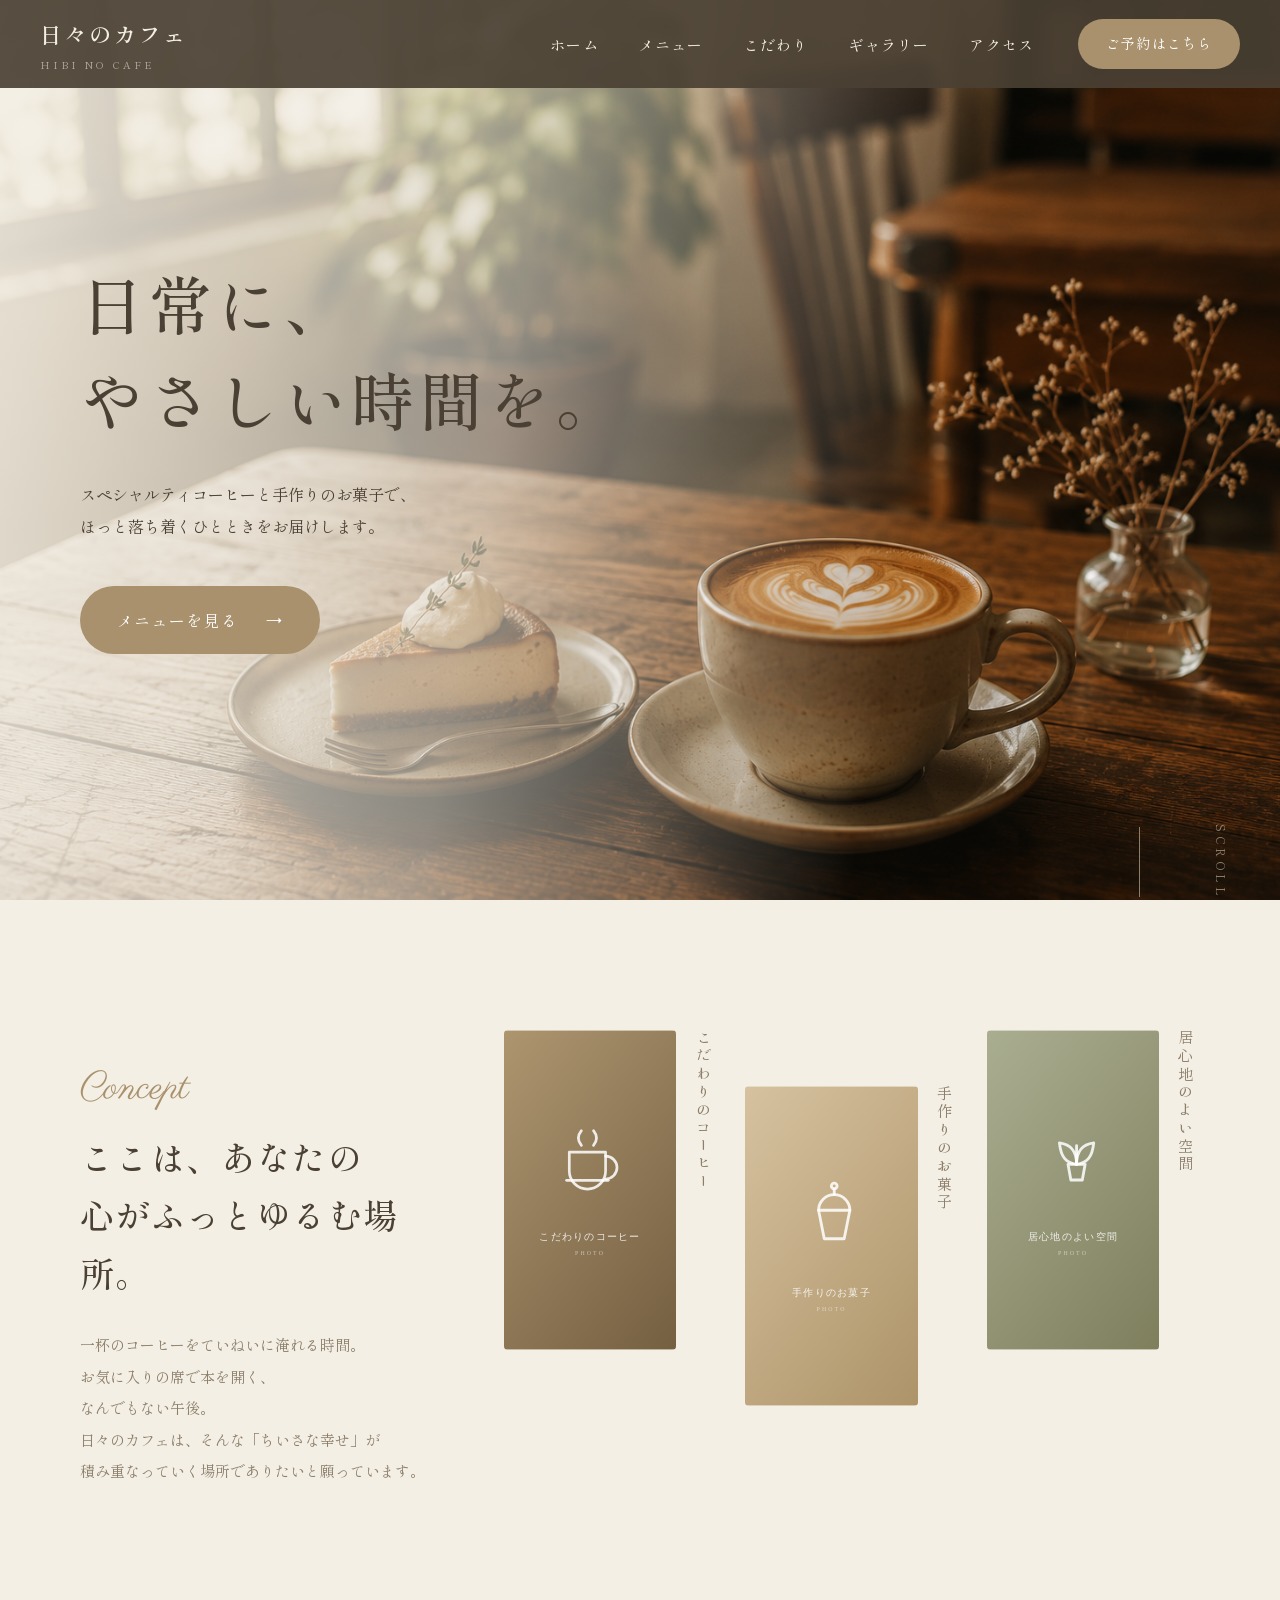
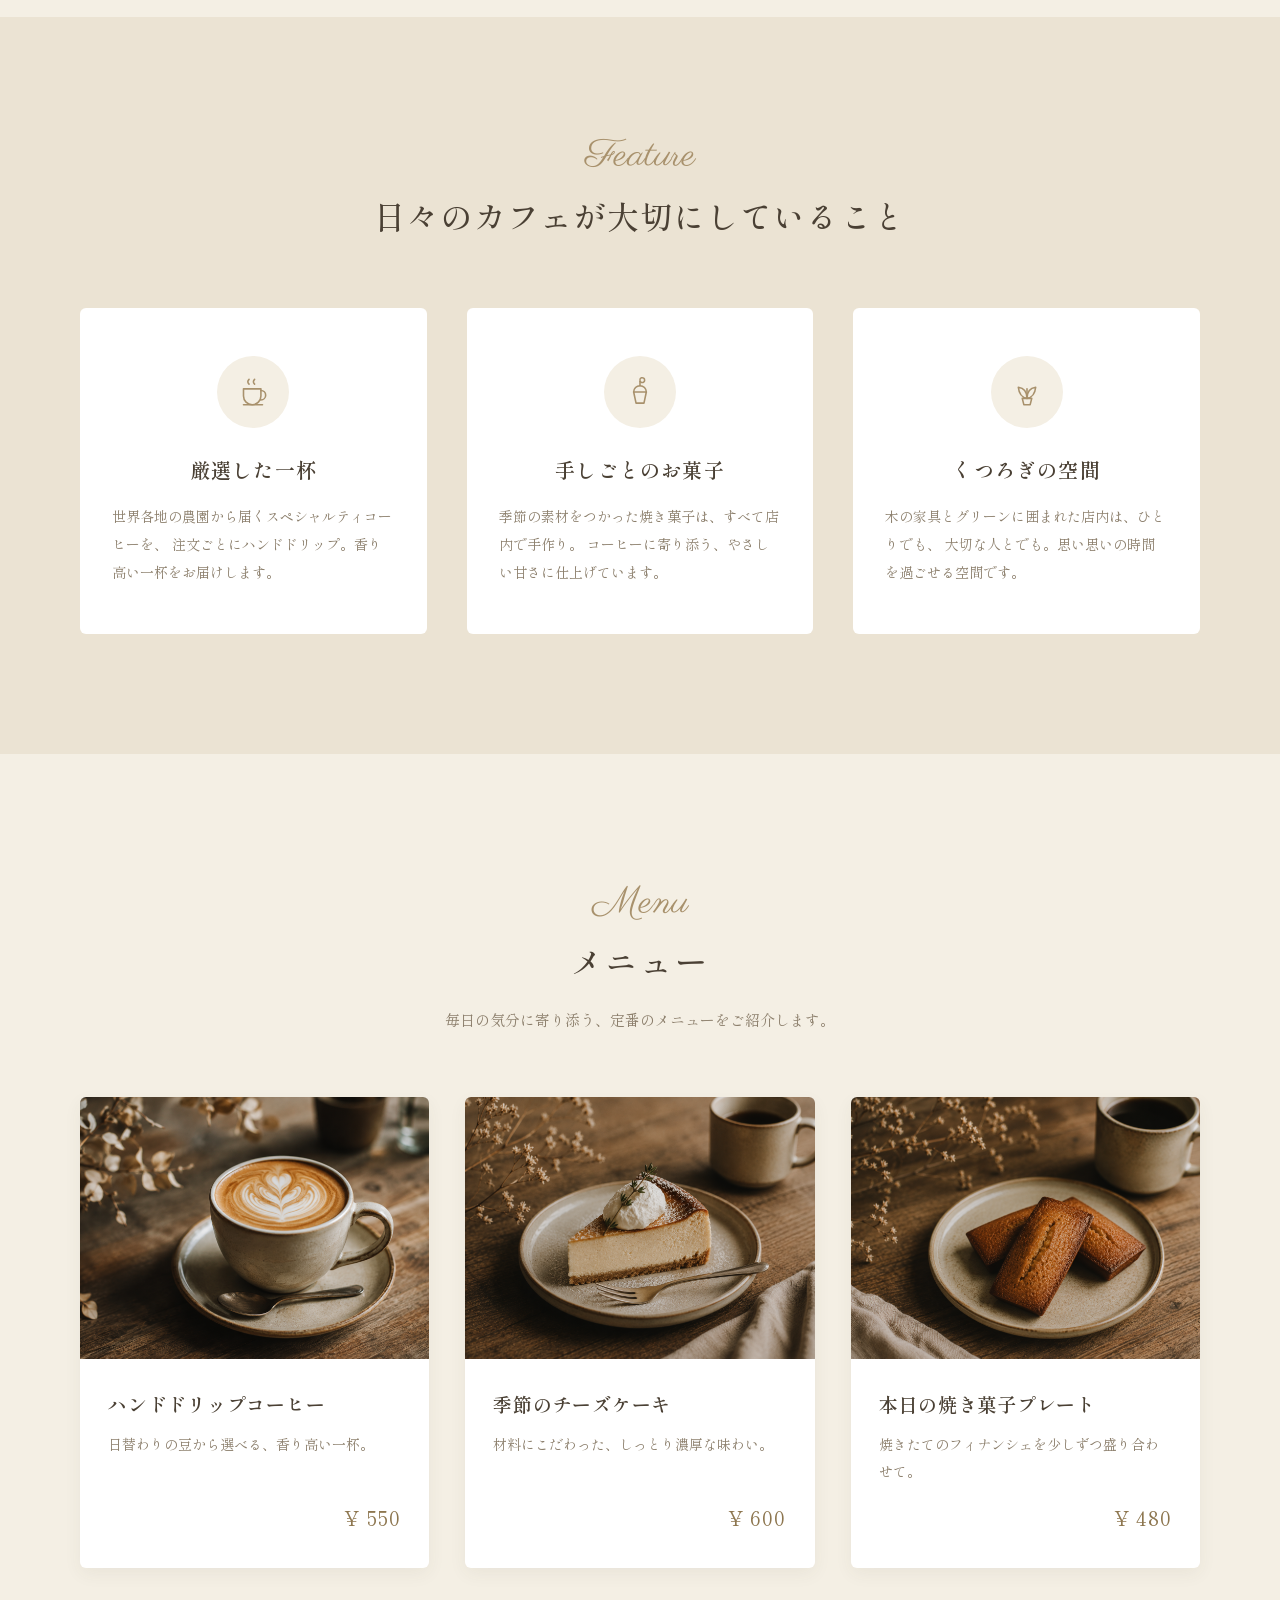
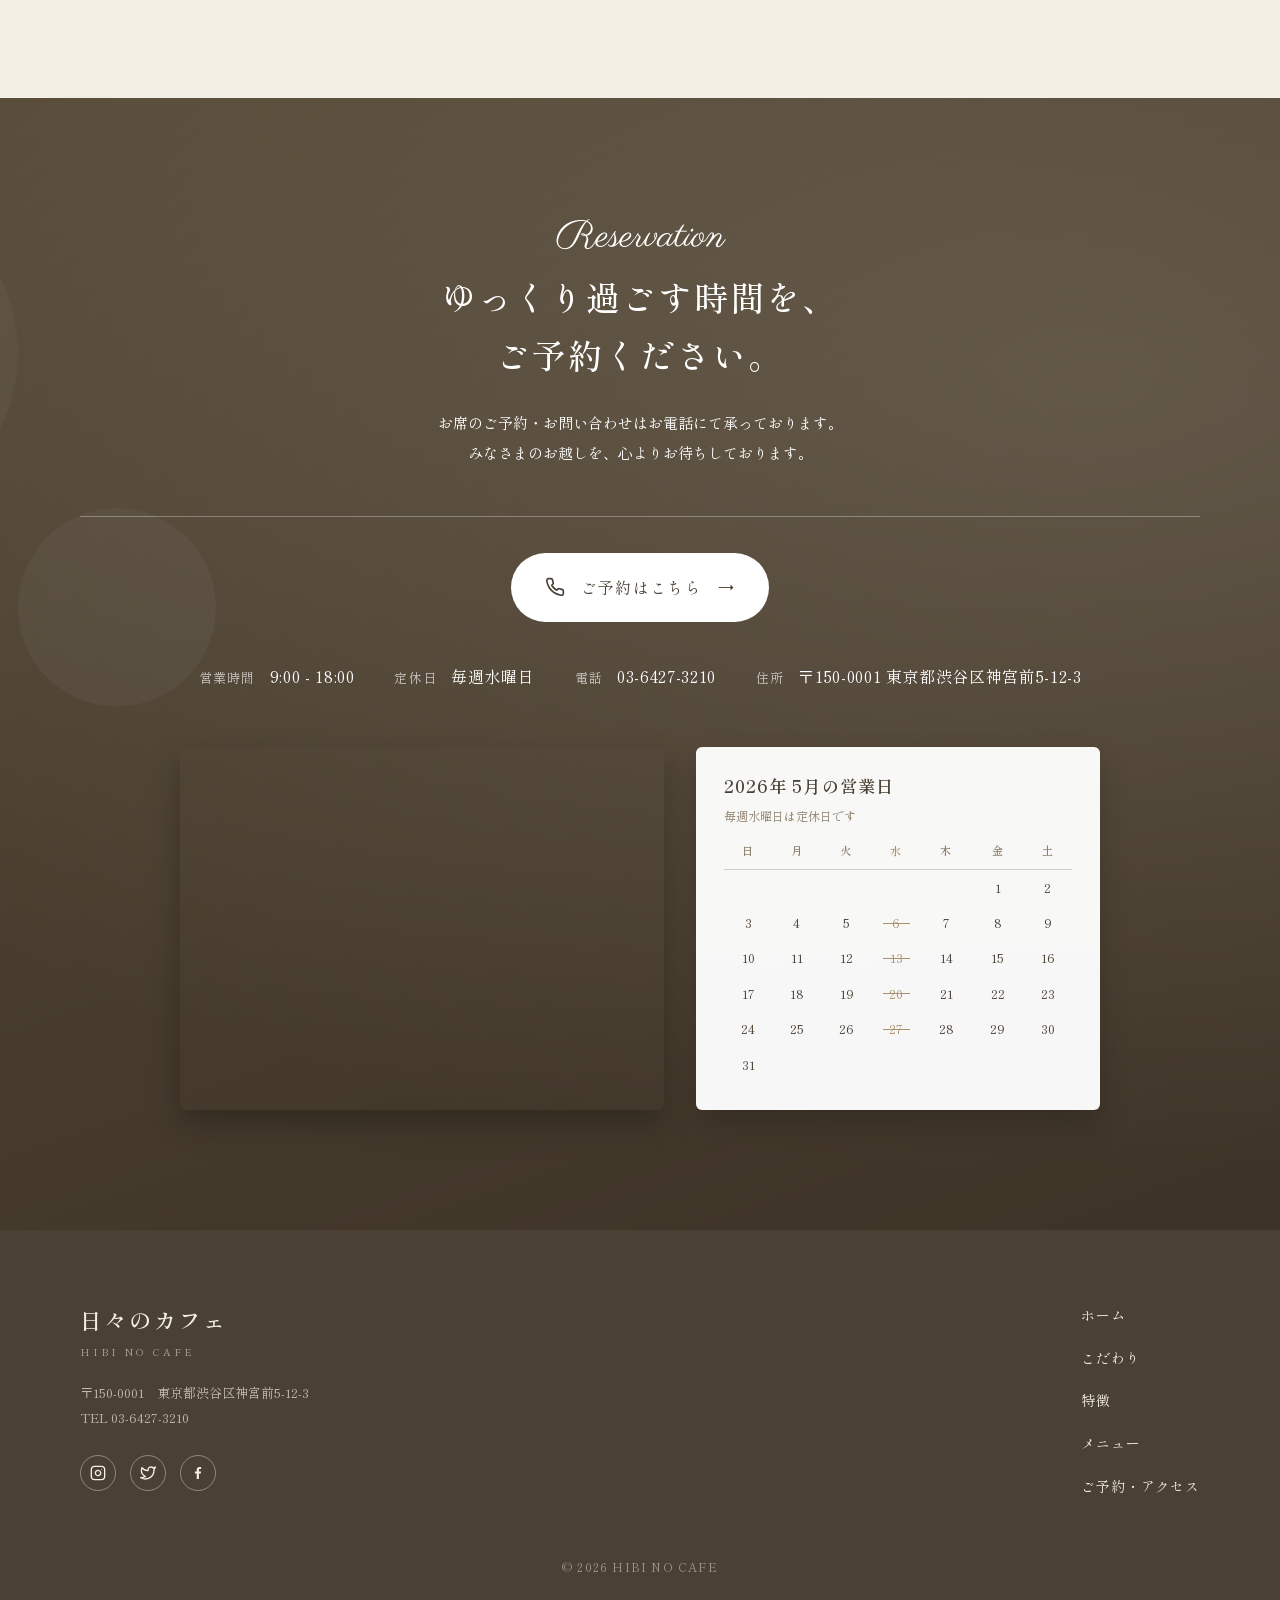
<file: index.html>
<!DOCTYPE html>
<html lang="ja">
<head>
  <meta charset="UTF-8">
  <meta name="viewport" content="width=device-width, initial-scale=1.0">
  <title>日々のカフェ｜HIBI NO CAFE</title>
  <meta name="description" content="スペシャルティコーヒーと手作りのお菓子で、ほっと落ち着くひとときをお届けするカフェ「日々のカフェ」。">

  <!-- ファビコン -->
  <link rel="icon" href="./favicon/favicon.svg" type="image/svg+xml">

  <!-- Webフォント（Google Fonts） -->
  <link rel="preconnect" href="https://fonts.googleapis.com">
  <link rel="preconnect" href="https://fonts.gstatic.com" crossorigin>
  <link href="https://fonts.googleapis.com/css2?family=Shippori+Mincho:wght@400;500;600&family=Parisienne&display=swap" rel="stylesheet">

  <!-- CSS（reset.css を先に読み込む） -->
  <link rel="stylesheet" href="./assets/css/reset.css">
  <link rel="stylesheet" href="./assets/css/style.css">
</head>
<body>

  <!-- ヘッダー（parts/header.html を JS で読み込み） -->
  <div data-include="./parts/header.html"></div>

  <!-- ドロワーメニュー（parts/drawer.html を JS で読み込み） -->
  <div data-include="./parts/drawer.html"></div>

  <main>

    <!-- ============================================
         FV（ファーストビュー）
    ============================================= -->
    <section class="fv" id="fv">
      <div class="fv__bg">
        <img src="./assets/img/main-image.png" alt="やわらかな光が差し込む日々のカフェの店内">
      </div>

      <div class="fv__inner">
        <h1 class="fv__title">日常に、<br>やさしい時間を。</h1>
        <p class="fv__lead">
          スペシャルティコーヒーと手作りのお菓子で、<br>
          ほっと落ち着くひとときをお届けします。
        </p>
        <a href="#service" class="fv__button button">
          <span class="button__label">メニューを見る</span>
          <span class="button__arrow" aria-hidden="true">→</span>
        </a>
      </div>

      <span class="fv__scroll" aria-hidden="true">SCROLL</span>
    </section>


    <!-- ============================================
         コンセプト
    ============================================= -->
    <section class="concept" id="concept">
      <div class="concept__inner">
        <div class="concept__head">
          <p class="concept__label">Concept</p>
          <h2 class="concept__title">ここは、あなたの<br>心がふっとゆるむ場所。</h2>
          <p class="concept__text">
            一杯のコーヒーをていねいに淹れる時間。<br>
            お気に入りの席で本を開く、<br>なんでもない午後。<br>
            日々のカフェは、そんな「ちいさな幸せ」が<br>
            積み重なっていく場所でありたいと願っています。
          </p>
        </div>

        <div class="concept__gallery">
          <figure class="concept__item">
            <img class="concept__img" src="./assets/img/concept-01.svg" alt="ハンドドリップで淹れるコーヒー">
            <figcaption class="concept__caption">こだわりのコーヒー</figcaption>
          </figure>
          <figure class="concept__item concept__item--offset">
            <img class="concept__img" src="./assets/img/concept-02.svg" alt="店内で焼き上げる手作りのお菓子">
            <figcaption class="concept__caption">手作りのお菓子</figcaption>
          </figure>
          <figure class="concept__item">
            <img class="concept__img" src="./assets/img/concept-03.svg" alt="木の温もりを感じる落ち着いた店内">
            <figcaption class="concept__caption">居心地のよい空間</figcaption>
          </figure>
        </div>
      </div>
    </section>


    <!-- ============================================
         特徴
    ============================================= -->
    <section class="feature" id="feature">
      <div class="feature__inner">
        <header class="feature__head">
          <p class="feature__label">Feature</p>
          <h2 class="feature__title">日々のカフェが大切にしていること</h2>
        </header>

        <ul class="feature__list">
          <li class="feature__item">
            <span class="feature__icon" aria-hidden="true">
              <svg viewBox="0 0 48 48" fill="none" stroke="currentColor" stroke-width="2" stroke-linecap="round" stroke-linejoin="round">
                <path d="M12 20h22v9a11 11 0 0 1-22 0z"/>
                <path d="M34 22a6 6 0 0 1 0 12"/>
                <path d="M12 40h24"/>
                <path d="M19 14c-2-2-2-4 0-6"/>
                <path d="M26 14c-2-2-2-4 0-6"/>
              </svg>
            </span>
            <h3 class="feature__item-title">厳選した一杯</h3>
            <p class="feature__item-text">
              世界各地の農園から届くスペシャルティコーヒーを、
              注文ごとにハンドドリップ。香り高い一杯をお届けします。
            </p>
          </li>

          <li class="feature__item">
            <span class="feature__icon" aria-hidden="true">
              <svg viewBox="0 0 48 48" fill="none" stroke="currentColor" stroke-width="2" stroke-linecap="round" stroke-linejoin="round">
                <path d="M16 24h16l-3 14H19z"/>
                <path d="M16 24a8 8 0 0 1 16 0"/>
                <path d="M24 16v-6"/>
                <path d="M24 10a3 3 0 1 0 0-2"/>
              </svg>
            </span>
            <h3 class="feature__item-title">手しごとのお菓子</h3>
            <p class="feature__item-text">
              季節の素材をつかった焼き菓子は、すべて店内で手作り。
              コーヒーに寄り添う、やさしい甘さに仕上げています。
            </p>
          </li>

          <li class="feature__item">
            <span class="feature__icon" aria-hidden="true">
              <svg viewBox="0 0 48 48" fill="none" stroke="currentColor" stroke-width="2" stroke-linecap="round" stroke-linejoin="round">
                <path d="M18 32h12l-2 8H20z"/>
                <path d="M24 32c0-9-4-13-11-14 1 9 4 13 11 14z"/>
                <path d="M24 32c0-9 4-13 11-14-1 9-4 13-11 14z"/>
                <path d="M24 32V20"/>
              </svg>
            </span>
            <h3 class="feature__item-title">くつろぎの空間</h3>
            <p class="feature__item-text">
              木の家具とグリーンに囲まれた店内は、ひとりでも、
              大切な人とでも。思い思いの時間を過ごせる空間です。
            </p>
          </li>
        </ul>
      </div>
    </section>


    <!-- ============================================
         商品 / サービス（メニュー）
    ============================================= -->
    <section class="service" id="service">
      <div class="service__inner">
        <header class="service__head">
          <p class="service__label">Menu</p>
          <h2 class="service__title">メニュー</h2>
          <p class="service__text">毎日の気分に寄り添う、定番のメニューをご紹介します。</p>
        </header>

        <div class="service__list">
          <article class="service__card">
            <div class="service__thumb">
              <img src="./assets/img/coffee1.png" alt="ハンドドリップコーヒー">
            </div>
            <div class="service__body">
              <h3 class="service__name">ハンドドリップコーヒー</h3>
              <p class="service__desc">日替わりの豆から選べる、香り高い一杯。</p>
              <p class="service__price">¥ 550</p>
            </div>
          </article>

          <article class="service__card">
            <div class="service__thumb">
              <img src="./assets/img/sweets1.png" alt="季節のチーズケーキ">
            </div>
            <div class="service__body">
              <h3 class="service__name">季節のチーズケーキ</h3>
              <p class="service__desc">材料にこだわった、しっとり濃厚な味わい。</p>
              <p class="service__price">¥ 600</p>
            </div>
          </article>

          <article class="service__card">
            <div class="service__thumb">
              <img src="./assets/img/sweets2.png" alt="本日の焼き菓子プレート">
            </div>
            <div class="service__body">
              <h3 class="service__name">本日の焼き菓子プレート</h3>
              <p class="service__desc">焼きたてのフィナンシェを少しずつ盛り合わせて。</p>
              <p class="service__price">¥ 480</p>
            </div>
          </article>
        </div>
      </div>
    </section>


    <!-- ============================================
         CTA（予約・アクセス）
    ============================================= -->
    <section class="cta" id="cta">
      <div class="cta__bg">
        <img src="./assets/img/cta.svg" alt="">
      </div>
      <div class="cta__inner">
        <p class="cta__label">Reservation</p>
        <h2 class="cta__title">ゆっくり過ごす時間を、<br>ご予約ください。</h2>
        <p class="cta__text">
          お席のご予約・お問い合わせはお電話にて承っております。<br>
          みなさまのお越しを、心よりお待ちしております。
        </p>
        <!-- 予約ボタンと営業情報をラップ：横並び時の余白と上線を統一する -->
        <div class="cta__bottom">
          <a href="tel:03-6427-3210" class="cta__button button button--light">
            <!-- 電話アイコン -->
            <span class="button__icon" aria-hidden="true">
              <svg viewBox="0 0 24 24" fill="none" stroke="currentColor" stroke-width="2" stroke-linecap="round" stroke-linejoin="round">
                <path d="M22 16.92v3a2 2 0 0 1-2.18 2 19.79 19.79 0 0 1-8.63-3.07 19.5 19.5 0 0 1-6-6 19.79 19.79 0 0 1-3.07-8.67A2 2 0 0 1 4.11 2h3a2 2 0 0 1 2 1.72 12.84 12.84 0 0 0 .7 2.81 2 2 0 0 1-.45 2.11L8.09 9.91a16 16 0 0 0 6 6l1.27-1.27a2 2 0 0 1 2.11-.45 12.84 12.84 0 0 0 2.81.7A2 2 0 0 1 22 16.92z"/>
              </svg>
            </span>
            <span class="button__label">ご予約はこちら</span>
            <span class="button__arrow" aria-hidden="true">→</span>
          </a>

          <dl class="cta__info">
            <div class="cta__info-row">
              <dt class="cta__info-label">営業時間</dt>
              <dd class="cta__info-data">9:00 - 18:00</dd>
            </div>
            <div class="cta__info-row">
              <dt class="cta__info-label">定休日</dt>
              <dd class="cta__info-data">毎週水曜日</dd>
            </div>
            <div class="cta__info-row">
              <dt class="cta__info-label">電話</dt>
              <dd class="cta__info-data">03-6427-3210</dd>
            </div>
            <div class="cta__info-row">
              <dt class="cta__info-label">住所</dt>
              <dd class="cta__info-data">〒150-0001 東京都渋谷区神宮前5-12-3</dd>
            </div>
          </dl>
        </div>

        <!-- アクセス：Googleマップ + 営業日カレンダー -->
        <div class="cta__access">
          <!-- Googleマップ（埋め込み） -->
          <div class="cta__map">
            <iframe
              src="https://maps.google.com/maps?q=%E6%9D%B1%E4%BA%AC%E9%83%BD%E6%B8%8B%E8%B0%B7%E5%8C%BA%E7%A5%9E%E5%AE%AE%E5%89%8D5-12-3&output=embed"
              loading="lazy"
              referrerpolicy="no-referrer-when-downgrade"
              title="日々のカフェ 店舗地図"></iframe>
          </div>

          <!-- 営業日カレンダー（毎週水曜定休） -->
          <div class="cta__calendar">
            <header class="cta__calendar-head">
              <h3 class="cta__calendar-title">2026年 5月の営業日</h3>
              <p class="cta__calendar-note">毎週水曜日は定休日です</p>
            </header>
            <table class="cta__calendar-table">
              <thead>
                <tr>
                  <th>日</th><th>月</th><th>火</th><th class="is-closed-head">水</th><th>木</th><th>金</th><th>土</th>
                </tr>
              </thead>
              <tbody>
                <tr><td></td><td></td><td></td><td></td><td></td><td>1</td><td>2</td></tr>
                <tr><td>3</td><td>4</td><td>5</td><td class="is-closed">6</td><td>7</td><td>8</td><td>9</td></tr>
                <tr><td>10</td><td>11</td><td>12</td><td class="is-closed">13</td><td>14</td><td>15</td><td>16</td></tr>
                <tr><td>17</td><td>18</td><td>19</td><td class="is-closed">20</td><td>21</td><td>22</td><td>23</td></tr>
                <tr><td>24</td><td>25</td><td>26</td><td class="is-closed">27</td><td>28</td><td>29</td><td>30</td></tr>
                <tr><td>31</td><td></td><td></td><td></td><td></td><td></td><td></td></tr>
              </tbody>
            </table>
          </div>
        </div>
      </div>
    </section>

  </main>

  <!-- フッター（parts/footer.html を JS で読み込み） -->
  <div data-include="./parts/footer.html"></div>

  <script src="./assets/js/main.js"></script>
</body>
</html>
</file>
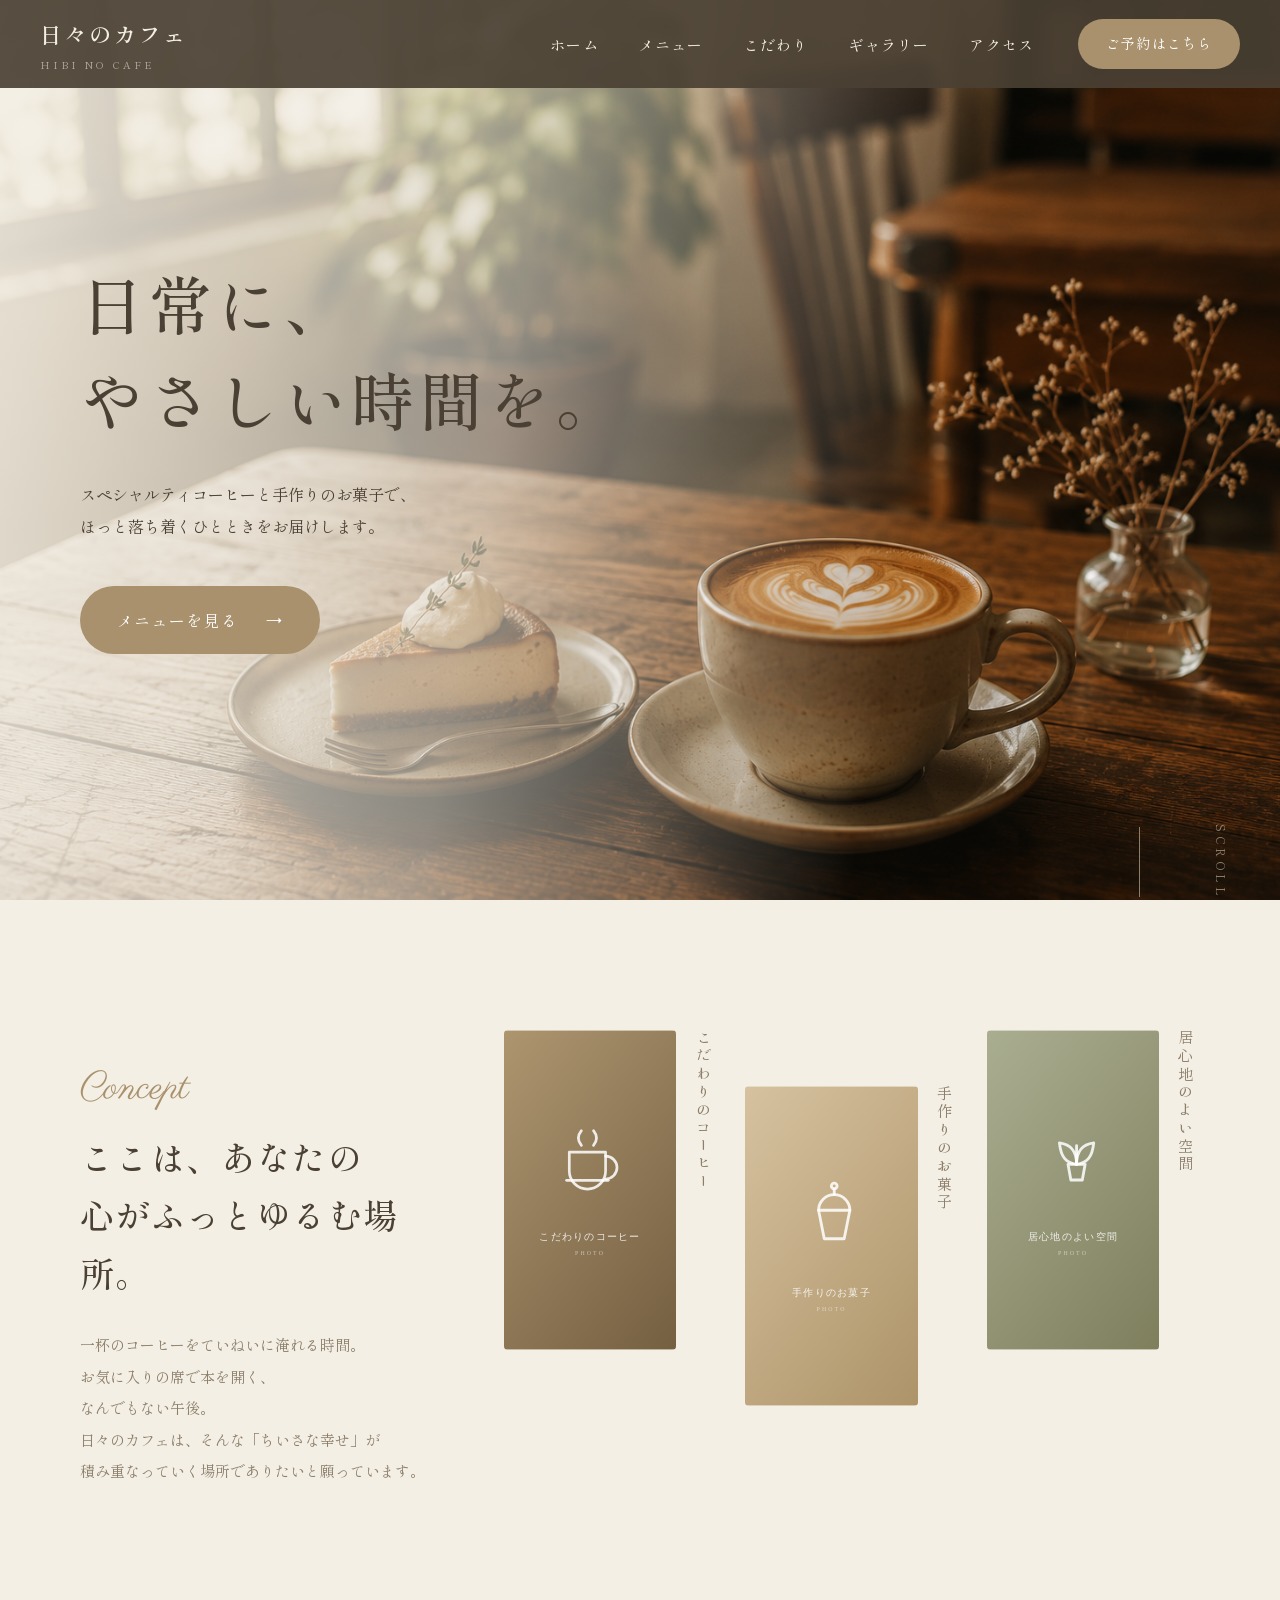
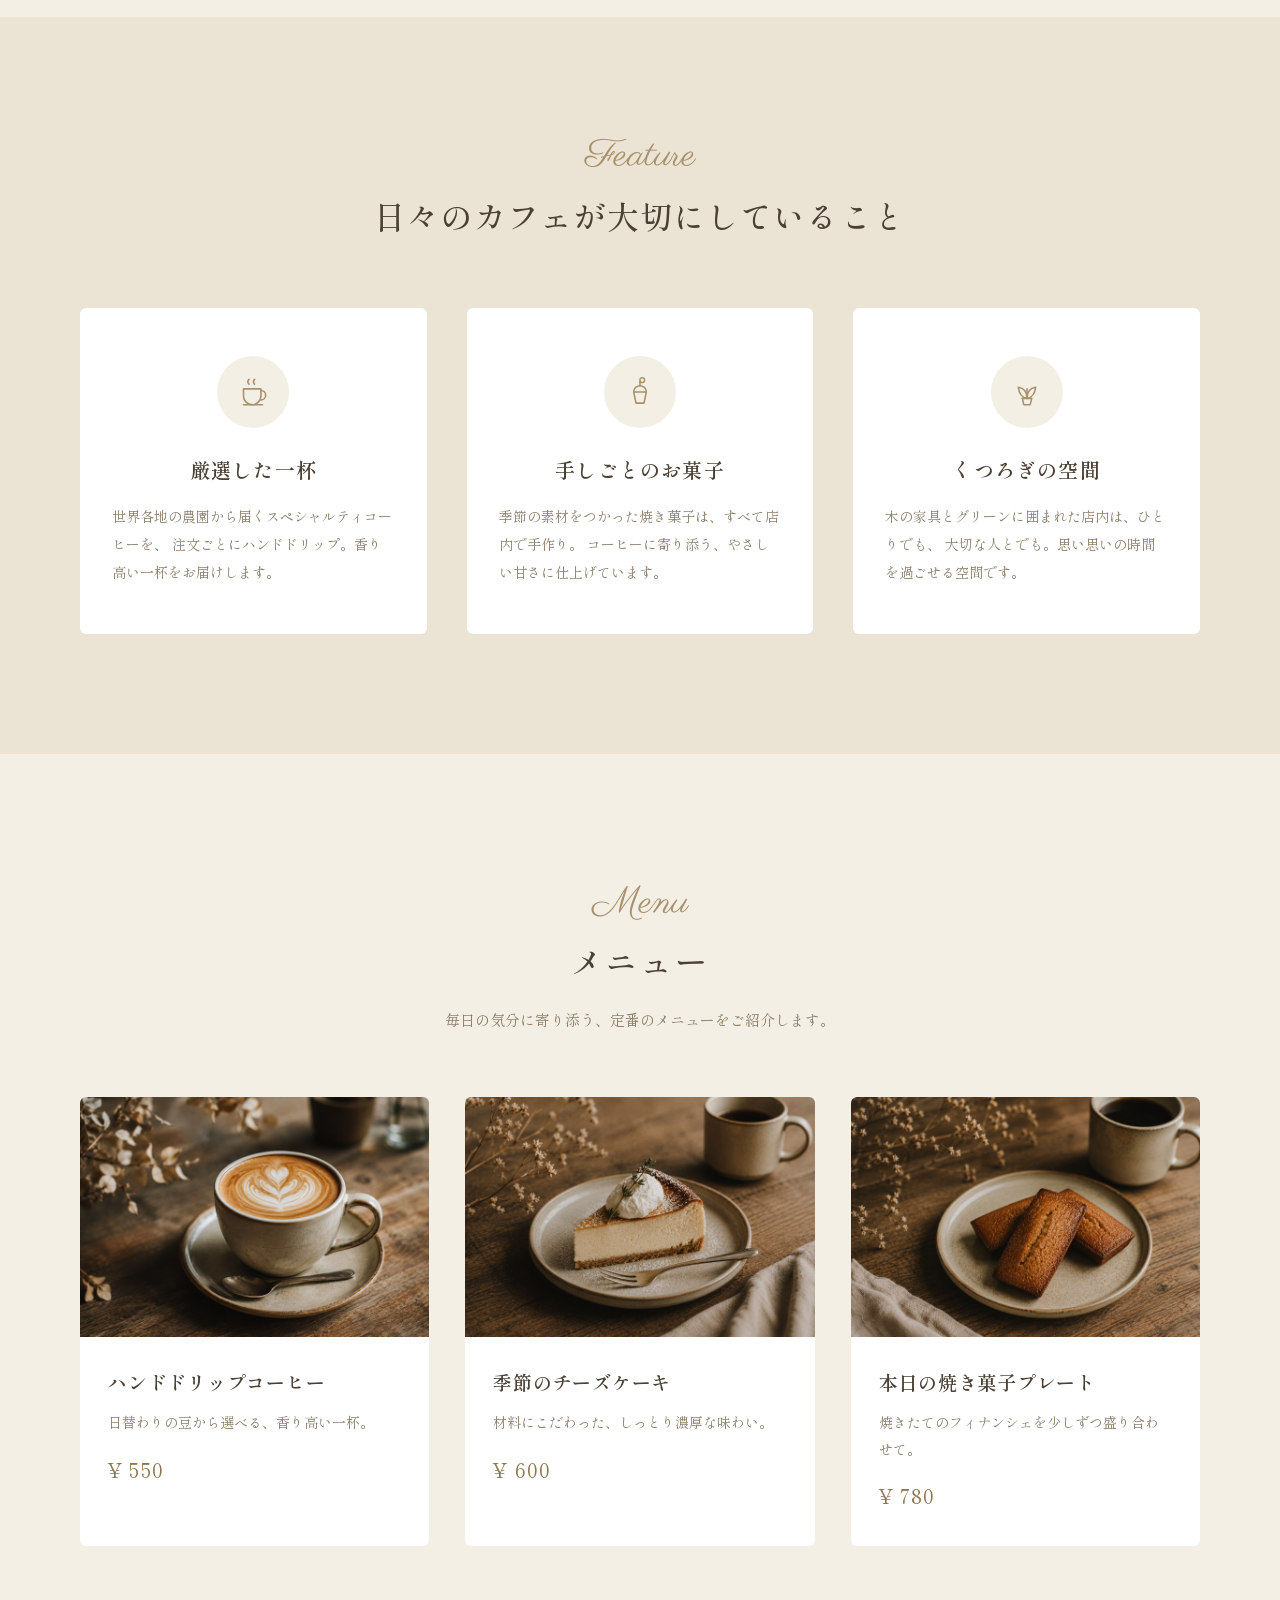
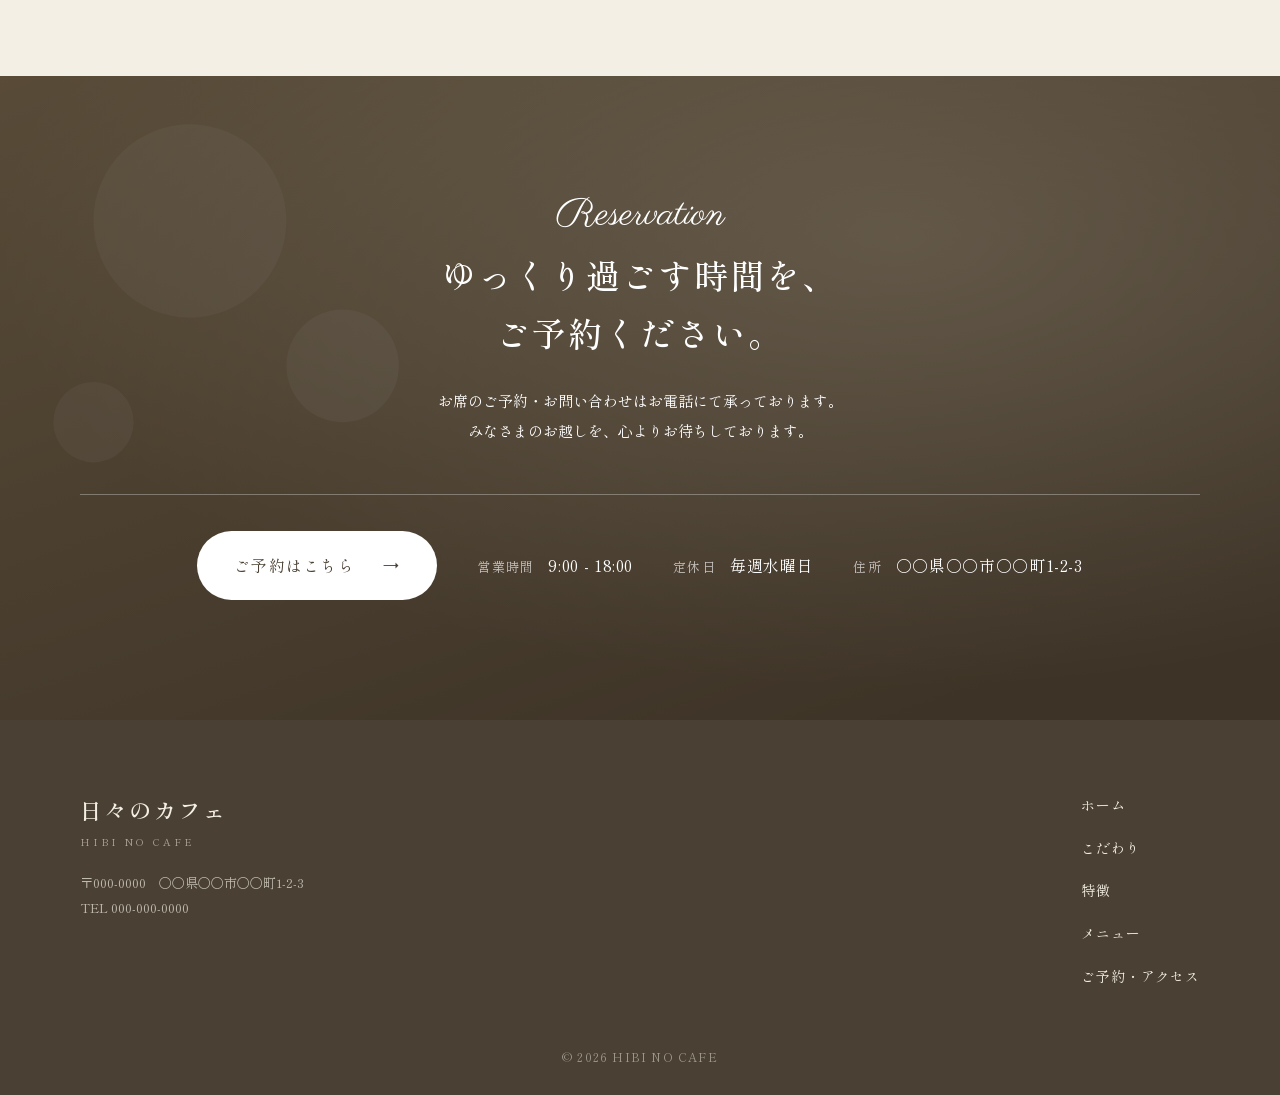
<file: cafe-site/index.html>
<!DOCTYPE html>
<html lang="ja">
<head>
  <meta charset="UTF-8">
  <meta name="viewport" content="width=device-width, initial-scale=1.0">
  <title>日々のカフェ｜HIBI NO CAFE</title>
  <meta name="description" content="スペシャルティコーヒーと手作りのお菓子で、ほっと落ち着くひとときをお届けするカフェ「日々のカフェ」。">

  <!-- ファビコン -->
  <link rel="icon" href="./favicon/favicon.svg" type="image/svg+xml">

  <!-- Webフォント（Google Fonts） -->
  <link rel="preconnect" href="https://fonts.googleapis.com">
  <link rel="preconnect" href="https://fonts.gstatic.com" crossorigin>
  <link href="https://fonts.googleapis.com/css2?family=Shippori+Mincho:wght@400;500;600&family=Parisienne&display=swap" rel="stylesheet">

  <!-- CSS（reset.css を先に読み込む） -->
  <link rel="stylesheet" href="./assets/css/reset.css">
  <link rel="stylesheet" href="./assets/css/style.css">
</head>
<body>

  <!-- ヘッダー（parts/header.html を JS で読み込み） -->
  <div data-include="./parts/header.html"></div>

  <!-- ドロワーメニュー（parts/drawer.html を JS で読み込み） -->
  <div data-include="./parts/drawer.html"></div>

  <main>

    <!-- ============================================
         FV（ファーストビュー）
    ============================================= -->
    <section class="fv" id="fv">
      <div class="fv__bg">
        <img src="./assets/img/main-image.png" alt="やわらかな光が差し込む日々のカフェの店内">
      </div>

      <div class="fv__inner">
        <h1 class="fv__title">日常に、<br>やさしい時間を。</h1>
        <p class="fv__lead">
          スペシャルティコーヒーと手作りのお菓子で、<br>
          ほっと落ち着くひとときをお届けします。
        </p>
        <a href="#service" class="fv__button button">
          <span class="button__label">メニューを見る</span>
          <span class="button__arrow" aria-hidden="true">→</span>
        </a>
      </div>

      <span class="fv__scroll" aria-hidden="true">SCROLL</span>
    </section>


    <!-- ============================================
         コンセプト
    ============================================= -->
    <section class="concept" id="concept">
      <div class="concept__inner">
        <div class="concept__head">
          <p class="concept__label">Concept</p>
          <h2 class="concept__title">ここは、あなたの<br>心がふっとゆるむ場所。</h2>
          <p class="concept__text">
            一杯のコーヒーをていねいに淹れる時間。<br>
            お気に入りの席で本を開く、<br>なんでもない午後。<br>
            日々のカフェは、そんな「ちいさな幸せ」が<br>
            積み重なっていく場所でありたいと願っています。
          </p>
        </div>

        <div class="concept__gallery">
          <figure class="concept__item">
            <img class="concept__img" src="./assets/img/concept-01.svg" alt="ハンドドリップで淹れるコーヒー">
            <figcaption class="concept__caption">こだわりのコーヒー</figcaption>
          </figure>
          <figure class="concept__item concept__item--offset">
            <img class="concept__img" src="./assets/img/concept-02.svg" alt="店内で焼き上げる手作りのお菓子">
            <figcaption class="concept__caption">手作りのお菓子</figcaption>
          </figure>
          <figure class="concept__item">
            <img class="concept__img" src="./assets/img/concept-03.svg" alt="木の温もりを感じる落ち着いた店内">
            <figcaption class="concept__caption">居心地のよい空間</figcaption>
          </figure>
        </div>
      </div>
    </section>


    <!-- ============================================
         特徴
    ============================================= -->
    <section class="feature" id="feature">
      <div class="feature__inner">
        <header class="feature__head">
          <p class="feature__label">Feature</p>
          <h2 class="feature__title">日々のカフェが大切にしていること</h2>
        </header>

        <ul class="feature__list">
          <li class="feature__item">
            <span class="feature__icon" aria-hidden="true">
              <svg viewBox="0 0 48 48" fill="none" stroke="currentColor" stroke-width="2" stroke-linecap="round" stroke-linejoin="round">
                <path d="M12 20h22v9a11 11 0 0 1-22 0z"/>
                <path d="M34 22a6 6 0 0 1 0 12"/>
                <path d="M12 40h24"/>
                <path d="M19 14c-2-2-2-4 0-6"/>
                <path d="M26 14c-2-2-2-4 0-6"/>
              </svg>
            </span>
            <h3 class="feature__item-title">厳選した一杯</h3>
            <p class="feature__item-text">
              世界各地の農園から届くスペシャルティコーヒーを、
              注文ごとにハンドドリップ。香り高い一杯をお届けします。
            </p>
          </li>

          <li class="feature__item">
            <span class="feature__icon" aria-hidden="true">
              <svg viewBox="0 0 48 48" fill="none" stroke="currentColor" stroke-width="2" stroke-linecap="round" stroke-linejoin="round">
                <path d="M16 24h16l-3 14H19z"/>
                <path d="M16 24a8 8 0 0 1 16 0"/>
                <path d="M24 16v-6"/>
                <path d="M24 10a3 3 0 1 0 0-2"/>
              </svg>
            </span>
            <h3 class="feature__item-title">手しごとのお菓子</h3>
            <p class="feature__item-text">
              季節の素材をつかった焼き菓子は、すべて店内で手作り。
              コーヒーに寄り添う、やさしい甘さに仕上げています。
            </p>
          </li>

          <li class="feature__item">
            <span class="feature__icon" aria-hidden="true">
              <svg viewBox="0 0 48 48" fill="none" stroke="currentColor" stroke-width="2" stroke-linecap="round" stroke-linejoin="round">
                <path d="M18 32h12l-2 8H20z"/>
                <path d="M24 32c0-9-4-13-11-14 1 9 4 13 11 14z"/>
                <path d="M24 32c0-9 4-13 11-14-1 9-4 13-11 14z"/>
                <path d="M24 32V20"/>
              </svg>
            </span>
            <h3 class="feature__item-title">くつろぎの空間</h3>
            <p class="feature__item-text">
              木の家具とグリーンに囲まれた店内は、ひとりでも、
              大切な人とでも。思い思いの時間を過ごせる空間です。
            </p>
          </li>
        </ul>
      </div>
    </section>


    <!-- ============================================
         商品 / サービス（メニュー）
    ============================================= -->
    <section class="service" id="service">
      <div class="service__inner">
        <header class="service__head">
          <p class="service__label">Menu</p>
          <h2 class="service__title">メニュー</h2>
          <p class="service__text">毎日の気分に寄り添う、定番のメニューをご紹介します。</p>
        </header>

        <div class="service__list">
          <article class="service__card">
            <div class="service__thumb">
              <img src="./assets/img/coffee1.png" alt="ハンドドリップコーヒー">
            </div>
            <div class="service__body">
              <h3 class="service__name">ハンドドリップコーヒー</h3>
              <p class="service__desc">日替わりの豆から選べる、香り高い一杯。</p>
              <p class="service__price">¥ 550</p>
            </div>
          </article>

          <article class="service__card">
            <div class="service__thumb">
              <img src="./assets/img/sweets1.png" alt="季節のチーズケーキ">
            </div>
            <div class="service__body">
              <h3 class="service__name">季節のチーズケーキ</h3>
              <p class="service__desc">材料にこだわった、しっとり濃厚な味わい。</p>
              <p class="service__price">¥ 600</p>
            </div>
          </article>

          <article class="service__card">
            <div class="service__thumb">
              <img src="./assets/img/sweets2.png" alt="本日の焼き菓子プレート">
            </div>
            <div class="service__body">
              <h3 class="service__name">本日の焼き菓子プレート</h3>
              <p class="service__desc">焼きたてのフィナンシェを少しずつ盛り合わせて。</p>
              <p class="service__price">¥ 780</p>
            </div>
          </article>
        </div>
      </div>
    </section>


    <!-- ============================================
         CTA（予約・アクセス）
    ============================================= -->
    <section class="cta" id="cta">
      <div class="cta__bg">
        <img src="./assets/img/cta.svg" alt="">
      </div>
      <div class="cta__inner">
        <p class="cta__label">Reservation</p>
        <h2 class="cta__title">ゆっくり過ごす時間を、<br>ご予約ください。</h2>
        <p class="cta__text">
          お席のご予約・お問い合わせはお電話にて承っております。<br>
          みなさまのお越しを、心よりお待ちしております。
        </p>
        <!-- 予約ボタンと営業情報をラップ：横並び時の余白と上線を統一する -->
        <div class="cta__bottom">
          <a href="tel:000-000-0000" class="cta__button button button--light">
            <span class="button__label">ご予約はこちら</span>
            <span class="button__arrow" aria-hidden="true">→</span>
          </a>

          <dl class="cta__info">
            <div class="cta__info-row">
              <dt class="cta__info-label">営業時間</dt>
              <dd class="cta__info-data">9:00 - 18:00</dd>
            </div>
            <div class="cta__info-row">
              <dt class="cta__info-label">定休日</dt>
              <dd class="cta__info-data">毎週水曜日</dd>
            </div>
            <div class="cta__info-row">
              <dt class="cta__info-label">住所</dt>
              <dd class="cta__info-data">○○県○○市○○町1-2-3</dd>
            </div>
          </dl>
        </div>
      </div>
    </section>

  </main>

  <!-- フッター（parts/footer.html を JS で読み込み） -->
  <div data-include="./parts/footer.html"></div>

  <script src="./assets/js/main.js"></script>
</body>
</html>
</file>
<file: assets/css/style.css>
@charset "UTF-8";
/* ============================================================
   Sass 変数 & mixin
   - このファイル（style.scss）がソースです
   - コンパイルすると同じ階層に style.css が出力されます
   - HTML からは style.css を読み込みます
============================================================ */
/* ============================================================
   カラー・フォント・レイアウト（CSSカスタムプロパティ）
============================================================ */
:root {
  /* カラー */
  --color-bg: #f4efe4; /* ベースの生成り色 */
  --color-bg-deep: #ebe3d3; /* 一段濃い背景色 */
  --color-text: #4a4034; /* 基本のテキスト（こげ茶） */
  --color-text-light: #8b7e6b; /* 補助テキスト */
  --color-accent: #a8916c; /* ボタンなどのアクセント（茶） */
  --color-accent-dark: #8d764f; /* アクセントの濃い色 */
  --color-white: #ffffff;
  /* フォント */
  --font-mincho: "Shippori Mincho", "Yu Mincho", "游明朝", serif;
  --font-script: "Parisienne", cursive;
  /* レイアウト */
  --container: 1200px; /* コンテンツ最大幅 */
  --header-height: 88px; /* ヘッダーの高さ */
}

/* ============================================================
   ベース
============================================================ */
html {
  scroll-behavior: smooth;
  overflow-x: hidden;
}

body {
  font-family: var(--font-mincho);
  color: var(--color-text);
  background-color: var(--color-bg);
  line-height: 1.8;
  font-size: 16px;
  overflow-x: hidden;
  -webkit-font-smoothing: antialiased;
}
body.is-drawer-open {
  overflow: hidden;
}

img {
  display: block;
}

.concept__inner,
.feature__inner,
.service__inner,
.cta__inner,
.footer__inner {
  width: 100%;
  max-width: var(--container);
  margin: 0 auto;
  padding-left: 40px;
  padding-right: 40px;
}

section[id] {
  scroll-margin-top: var(--header-height);
}

/* ============================================================
   共通：見出しラベル（Concept / Feature など筆記体の小見出し）
============================================================ */
.concept__label,
.feature__label,
.service__label,
.cta__label {
  font-family: var(--font-script);
  font-size: 38px;
  line-height: 1;
  color: var(--color-accent);
}

/* ============================================================
   共通：ボタン
============================================================ */
.button {
  display: inline-flex;
  align-items: center;
  justify-content: center;
  gap: 28px;
  min-width: 240px;
  padding: 20px 34px;
  background-color: var(--color-accent);
  color: var(--color-white);
  font-size: 16px;
  letter-spacing: 0.08em;
  border-radius: 999px;
  transition: background-color 0.3s ease, transform 0.3s ease;
}
.button__icon {
  display: inline-flex;
  align-items: center;
}
.button__icon svg {
  width: 20px;
  height: 20px;
}
.button__arrow {
  transition: transform 0.3s ease;
}
.button:hover {
  background-color: var(--color-accent-dark);
  transform: translateY(-3px);
}
.button:hover .button__arrow {
  transform: translateX(6px);
}
.button--light {
  background-color: var(--color-white);
  color: var(--color-text);
}
.button--light:hover {
  background-color: var(--color-bg);
}

/* ============================================================
   ヘッダー
============================================================ */
.header {
  position: fixed;
  top: 0;
  left: 0;
  z-index: 100;
  width: 100%;
  height: var(--header-height);
  transition: background-color 0.3s ease, box-shadow 0.3s ease;
}
.header.is-scrolled {
  background-color: rgba(244, 239, 228, 0.95);
  box-shadow: 0 2px 16px rgba(74, 64, 52, 0.08);
}
.header__inner {
  display: flex;
  align-items: center;
  height: 100%;
  padding: 0 40px;
  background-color: rgba(74, 64, 52, 0.92);
}
.header__logo {
  display: block;
  margin-right: auto;
}
.header__logo-main {
  display: block;
  font-size: 22px;
  font-weight: 600;
  letter-spacing: 0.12em;
  color: var(--color-bg);
}
.header__logo-sub {
  display: block;
  margin-top: 2px;
  font-size: 10px;
  letter-spacing: 0.3em;
  color: rgba(244, 239, 228, 0.6);
}
.header__nav-list {
  display: flex;
  gap: 40px;
}
.header__nav-link {
  position: relative;
  font-size: 15px;
  letter-spacing: 0.08em;
  padding-bottom: 4px;
  color: var(--color-bg);
}
.header__nav-link::after {
  content: "";
  position: absolute;
  left: 0;
  bottom: 0;
  width: 100%;
  height: 1px;
  background-color: var(--color-accent);
  transform: scaleX(0);
  transform-origin: left;
  transition: transform 0.3s ease;
}
.header__nav-link:hover::after {
  transform: scaleX(1);
}
.header__reserve {
  margin-left: 44px;
  padding: 12px 28px;
  background-color: var(--color-accent);
  color: var(--color-white);
  font-size: 14px;
  letter-spacing: 0.08em;
  border-radius: 999px;
  transition: background-color 0.3s ease;
}
.header__reserve:hover {
  background-color: var(--color-accent-dark);
}
.header__burger {
  display: none;
  width: 40px;
  height: 40px;
  margin-left: 24px;
  flex-direction: column;
  justify-content: center;
  align-items: center;
  gap: 7px;
}
.header__burger.is-open .header__burger-line:nth-child(1) {
  transform: translateY(8.5px) rotate(45deg);
}
.header__burger.is-open .header__burger-line:nth-child(2) {
  opacity: 0;
}
.header__burger.is-open .header__burger-line:nth-child(3) {
  transform: translateY(-8.5px) rotate(-45deg);
}
.header__burger-line {
  display: block;
  width: 26px;
  height: 1.5px;
  background-color: var(--color-bg);
  transition: transform 0.3s ease, opacity 0.3s ease;
}

/* ============================================================
   ドロワーメニュー
============================================================ */
.drawer {
  position: fixed;
  inset: 0;
  z-index: 90;
  visibility: hidden;
  opacity: 0;
  overflow: hidden;
  transition: opacity 0.3s ease, visibility 0.3s ease;
}
.drawer.is-open {
  visibility: visible;
  opacity: 1;
}
.drawer.is-open .drawer__body {
  transform: translateX(0);
}
.drawer__overlay {
  position: absolute;
  inset: 0;
  background-color: rgba(40, 34, 27, 0.45);
}
.drawer__body {
  position: absolute;
  top: 0;
  right: 0;
  width: 320px;
  max-width: 80%;
  height: 100%;
  padding: 120px 40px 40px;
  background-color: var(--color-bg);
  transform: translateX(100%);
  transition: transform 0.4s ease;
}
.drawer__logo {
  font-size: 20px;
  font-weight: 600;
  letter-spacing: 0.12em;
  margin-bottom: 32px;
}
.drawer__item + .drawer__item {
  border-top: 1px solid rgba(74, 64, 52, 0.12);
}
.drawer__link {
  display: block;
  padding: 18px 4px;
  font-size: 16px;
  letter-spacing: 0.06em;
}
.drawer__reserve {
  display: block;
  margin-top: 32px;
  padding: 16px;
  text-align: center;
  background-color: var(--color-accent);
  color: var(--color-white);
  border-radius: 999px;
  letter-spacing: 0.08em;
}

/* ============================================================
   FV（ファーストビュー）
============================================================ */
.fv {
  position: relative;
  display: flex;
  align-items: center;
  min-height: 100vh;
  padding: var(--header-height) 0 80px;
  overflow: hidden;
}
.fv::before {
  content: "";
  position: absolute;
  inset: 0;
  z-index: -1;
  background: linear-gradient(100deg, rgba(244, 239, 228, 0.92) 0%, rgba(244, 239, 228, 0.55) 40%, rgba(244, 239, 228, 0) 70%);
}
.fv__bg {
  position: absolute;
  inset: 0;
  z-index: -2;
}
.fv__bg img {
  width: 100%;
  height: 100%;
  -o-object-fit: cover;
     object-fit: cover;
}
.fv__inner {
  width: 100%;
  max-width: var(--container);
  margin: 0 auto;
  padding: 0 40px;
}
.fv__title {
  font-size: 64px;
  font-weight: 500;
  line-height: 1.5;
  letter-spacing: 0.06em;
}
.fv__lead {
  margin-top: 32px;
  font-size: 16px;
  line-height: 2;
  color: var(--color-text);
}
.fv__button {
  margin-top: 44px;
}
.fv__scroll {
  position: absolute;
  right: 48px;
  bottom: 0;
  display: flex;
  flex-direction: column;
  align-items: center;
  gap: 70px;
  font-size: 12px;
  letter-spacing: 0.3em;
  writing-mode: vertical-rl;
  color: var(--color-text-light);
}
.fv__scroll::after {
  content: "";
  width: 1px;
  height: 70px;
  background-color: var(--color-text-light);
  animation: scrollLine 2s ease-in-out infinite;
}

@keyframes scrollLine {
  0% {
    transform: scaleY(0);
    transform-origin: top;
  }
  40% {
    transform: scaleY(1);
    transform-origin: top;
  }
  60% {
    transform: scaleY(1);
    transform-origin: bottom;
  }
  100% {
    transform: scaleY(0);
    transform-origin: bottom;
  }
}
/* ============================================================
   コンセプト
============================================================ */
.concept {
  padding: 130px 0;
}
.concept__inner {
  display: flex;
  align-items: flex-start;
  gap: 64px;
}
.concept__head {
  flex-shrink: 0;
  width: 360px;
  padding-top: 40px;
}
.concept__title {
  margin-top: 20px;
  font-size: 34px;
  font-weight: 500;
  line-height: 1.7;
  letter-spacing: 0.04em;
}
.concept__text {
  margin-top: 28px;
  font-size: 15px;
  line-height: 2.1;
  color: var(--color-text-light);
}
.concept__gallery {
  display: flex;
  gap: 28px;
  flex: 1;
}
.concept__item {
  margin: 0;
  display: flex;
  align-items: flex-start;
  gap: 14px;
  flex: 1;
}
.concept__item--offset {
  margin-top: 56px;
}
.concept__img {
  width: 100%;
  min-width: 120px;
  height: 320px;
  -o-object-fit: cover;
     object-fit: cover;
  border-radius: 4px;
}
.concept__caption {
  writing-mode: vertical-rl;
  font-size: 15px;
  letter-spacing: 0.2em;
  color: var(--color-text-light);
  white-space: nowrap;
}

/* ============================================================
   特徴
============================================================ */
.feature {
  padding: 120px 0;
  background-color: var(--color-bg-deep);
}
.feature__head {
  text-align: center;
}
.feature__title {
  margin-top: 12px;
  font-size: 32px;
  font-weight: 500;
  letter-spacing: 0.04em;
}
.feature__list {
  display: flex;
  gap: 40px;
  margin-top: 64px;
}
.feature__item {
  flex: 1;
  padding: 48px 32px;
  background-color: var(--color-white);
  border-radius: 6px;
  text-align: center;
}
.feature__icon {
  display: flex;
  align-items: center;
  justify-content: center;
  width: 72px;
  height: 72px;
  margin: 0 auto;
  border-radius: 50%;
  background-color: var(--color-bg);
  color: var(--color-accent);
}
.feature__icon svg {
  width: 38px;
  height: 38px;
}
.feature__item-title {
  margin-top: 24px;
  font-size: 20px;
  font-weight: 600;
  letter-spacing: 0.06em;
}
.feature__item-text {
  margin-top: 14px;
  font-size: 14px;
  line-height: 2;
  color: var(--color-text-light);
  text-align: left;
}

/* ============================================================
   商品 / サービス（メニュー）
============================================================ */
.service {
  padding: 130px 0;
}
.service__head {
  text-align: center;
}
.service__title {
  margin-top: 10px;
  font-size: 32px;
  font-weight: 500;
  letter-spacing: 0.08em;
}
.service__text {
  margin-top: 16px;
  font-size: 15px;
  color: var(--color-text-light);
}
.service__list {
  display: flex;
  gap: 36px;
  margin-top: 64px;
}
.service__card {
  flex: 1;
  display: flex;
  flex-direction: column;
  background-color: var(--color-white);
  border-radius: 6px;
  overflow: hidden;
  box-shadow: 0 6px 18px rgba(74, 64, 52, 0.06);
  transition: transform 0.4s ease, box-shadow 0.4s ease;
}
.service__card:hover {
  transform: translateY(-8px);
  box-shadow: 0 22px 40px rgba(74, 64, 52, 0.16);
}
.service__thumb img {
  width: 100%;
  aspect-ratio: 4/3;
  height: auto;
  -o-object-fit: cover;
     object-fit: cover;
}
.service__body {
  display: flex;
  flex-direction: column;
  flex: 1;
  padding: 28px 28px 32px;
}
.service__name {
  font-size: 19px;
  font-weight: 600;
  letter-spacing: 0.04em;
}
.service__desc {
  margin-top: 10px;
  font-size: 14px;
  line-height: 1.9;
  color: var(--color-text-light);
}
.service__price {
  margin-top: auto;
  padding-top: 16px;
  text-align: right;
  font-size: 20px;
  letter-spacing: 0.06em;
  color: var(--color-accent-dark);
}

/* ============================================================
   CTA（予約・アクセス）
============================================================ */
.cta {
  position: relative;
  padding: 120px 0;
  overflow: hidden;
}
.cta::before {
  content: "";
  position: absolute;
  inset: 0;
  z-index: -1;
  background-color: rgba(48, 40, 31, 0.55);
}
.cta__bg {
  position: absolute;
  inset: 0;
  z-index: -2;
}
.cta__bg img {
  width: 100%;
  height: 100%;
  -o-object-fit: cover;
     object-fit: cover;
}
.cta__inner {
  text-align: center;
  color: var(--color-white);
}
.cta__label {
  color: var(--color-white);
}
.cta__title {
  margin-top: 12px;
  font-size: 34px;
  font-weight: 500;
  line-height: 1.7;
  letter-spacing: 0.06em;
}
.cta__text {
  margin-top: 24px;
  font-size: 15px;
  line-height: 2;
}
.cta__bottom {
  display: flex;
  flex-wrap: wrap;
  justify-content: center;
  align-items: center;
  gap: 40px;
  margin-top: 48px;
  padding-top: 36px;
  border-top: 1px solid rgba(255, 255, 255, 0.3);
}
.cta__info {
  display: inline-flex;
  flex-wrap: wrap;
  justify-content: center;
  gap: 14px 40px;
}
.cta__info-row {
  display: flex;
  align-items: baseline;
  gap: 14px;
}
.cta__info-label {
  font-size: 13px;
  letter-spacing: 0.1em;
  color: rgba(255, 255, 255, 0.7);
}
.cta__info-data {
  font-size: 16px;
  letter-spacing: 0.04em;
}
.cta__button {
  gap: 16px;
}
.cta__access {
  display: grid;
  grid-template-columns: 1.2fr 1fr;
  gap: 32px;
  max-width: 920px;
  margin: 56px auto 0;
  color: var(--color-text);
}
.cta__map {
  aspect-ratio: 4/3;
  border-radius: 6px;
  overflow: hidden;
  box-shadow: 0 14px 30px rgba(0, 0, 0, 0.25);
}
.cta__map iframe {
  display: block;
  width: 100%;
  height: 100%;
  border: 0;
}
.cta__calendar {
  background-color: rgba(255, 255, 255, 0.96);
  border-radius: 6px;
  padding: 24px 28px;
  text-align: left;
  box-shadow: 0 14px 30px rgba(0, 0, 0, 0.18);
}
.cta__calendar-head {
  margin-bottom: 14px;
}
.cta__calendar-title {
  font-size: 17px;
  font-weight: 600;
  letter-spacing: 0.06em;
}
.cta__calendar-note {
  margin-top: 4px;
  font-size: 12px;
  color: var(--color-text-light);
}
.cta__calendar-table {
  width: 100%;
  border-collapse: collapse;
  text-align: center;
}
.cta__calendar-table th {
  padding-bottom: 8px;
  font-weight: 600;
  font-size: 11px;
  letter-spacing: 0.1em;
  color: var(--color-text-light);
  border-bottom: 1px solid rgba(74, 64, 52, 0.12);
}
.cta__calendar-table td {
  padding: 6px 0;
  font-size: 13px;
}
.cta__calendar-table .is-closed,
.cta__calendar-table .is-closed-head {
  color: var(--color-accent);
}
.cta__calendar-table .is-closed {
  position: relative;
}
.cta__calendar-table .is-closed::after {
  content: "";
  position: absolute;
  left: 22%;
  top: 50%;
  width: 56%;
  height: 1px;
  background-color: var(--color-accent);
}

/* ============================================================
   フッター
============================================================ */
.footer {
  padding: 70px 0 28px;
  background-color: var(--color-text);
  color: var(--color-bg);
}
.footer__inner {
  display: flex;
  justify-content: space-between;
  gap: 40px;
}
.footer__logo {
  font-size: 22px;
  font-weight: 600;
  letter-spacing: 0.12em;
}
.footer__logo-sub {
  margin-top: 4px;
  font-size: 10px;
  letter-spacing: 0.3em;
  color: rgba(244, 239, 228, 0.6);
}
.footer__address {
  margin-top: 20px;
  font-size: 13px;
  line-height: 1.9;
  color: rgba(244, 239, 228, 0.7);
}
.footer__nav-list {
  display: flex;
  flex-direction: column;
  gap: 14px;
}
.footer__nav-link {
  font-size: 14px;
  letter-spacing: 0.06em;
  transition: color 0.3s ease;
}
.footer__nav-link:hover {
  color: var(--color-accent);
}
.footer__copyright {
  margin-top: 56px;
  text-align: center;
  font-size: 12px;
  letter-spacing: 0.1em;
  color: rgba(244, 239, 228, 0.5);
}
.footer__sns {
  display: flex;
  gap: 14px;
  margin-top: 24px;
}
.footer__sns-link {
  display: inline-flex;
  align-items: center;
  justify-content: center;
  width: 36px;
  height: 36px;
  color: var(--color-bg);
  border: 1px solid rgba(244, 239, 228, 0.4);
  border-radius: 50%;
  transition: background-color 0.3s ease, color 0.3s ease;
}
.footer__sns-link:hover {
  background-color: var(--color-bg);
  color: var(--color-text);
}
.footer__sns-link svg {
  width: 16px;
  height: 16px;
}

/* ============================================================
   レスポンシブ：タブレット（1024px以下）
============================================================ */
@media (max-width: 1024px) {
  .header__nav,
  .header__reserve {
    display: none;
  }
  .header__burger {
    display: flex;
  }
  .fv__title {
    font-size: 48px;
  }
  .fv__scroll {
    right: 24px;
  }
  .concept {
    padding: 90px 0;
  }
  .concept__inner {
    flex-direction: column;
    gap: 48px;
  }
  .concept__head {
    width: 100%;
    padding-top: 0;
  }
  .concept__item--offset {
    margin-top: 0;
  }
  .concept__img {
    height: 260px;
  }
  .feature {
    padding: 90px 0;
  }
  .service {
    padding: 90px 0;
  }
  .cta {
    padding: 90px 0;
  }
  .footer__inner {
    flex-direction: column;
    gap: 32px;
  }
}
/* ============================================================
   レスポンシブ：中間サイズ（800px以下）
   - 特徴・メニューはここで3カラム → 縦並びに切り替え
============================================================ */
@media (max-width: 800px) {
  .feature__list {
    flex-direction: column;
    gap: 24px;
    margin-top: 48px;
  }
  .service__list {
    flex-direction: column;
    gap: 28px;
    margin-top: 48px;
  }
  .cta__access {
    grid-template-columns: 1fr;
    gap: 24px;
    max-width: 480px;
  }
}
/* ============================================================
   FV：650px以下は背景画像の上に薄い白オーバーレイを敷いて文字を読みやすくする
   - 既定の .fv::before（左から右へ抜けるグラデーション）を、画面全体を覆う
     薄い白の半透明レイヤーに差し替える
============================================================ */
@media (max-width: 650px) {
  .fv::before {
    background: rgba(255, 255, 255, 0.4);
  }
}
/* ============================================================
   レスポンシブ：スマートフォン（600px以下）
============================================================ */
@media (max-width: 600px) {
  .concept__inner,
  .feature__inner,
  .service__inner,
  .cta__inner,
  .footer__inner,
  .fv__inner {
    padding-left: 20px;
    padding-right: 20px;
  }
  .header__inner {
    padding: 0 24px;
  }
  .button {
    width: 100%;
    min-width: 0;
  }
  .fv__title {
    font-size: 36px;
  }
  .fv__lead {
    margin-top: 24px;
    font-size: 15px;
  }
  .fv__scroll {
    display: none;
  }
  .concept__label,
  .feature__label,
  .service__label,
  .cta__label {
    font-size: 32px;
  }
  .concept__title,
  .cta__title {
    font-size: 26px;
  }
  .feature__title,
  .service__title {
    font-size: 24px;
  }
  .concept__inner {
    align-items: center;
  }
  .concept__head {
    text-align: center;
  }
  .concept__gallery {
    flex-direction: column;
    gap: 16px;
  }
  .concept__item {
    flex-direction: column;
    align-items: center;
    gap: 10px;
  }
  .concept__img {
    width: 250px;
    height: 180px;
  }
  .concept__caption {
    writing-mode: horizontal-tb;
    text-align: center;
  }
  .feature__item {
    padding: 36px 24px;
  }
  .service__body {
    padding: 24px 22px 28px;
  }
  .cta__info {
    flex-direction: column;
    align-items: flex-start;
    text-align: left;
    gap: 12px;
  }
}/*# sourceMappingURL=style.css.map */
</file>
<file: cafe-site/assets/css/style.css>
@charset "UTF-8";
/* ============================================================
   Sass 変数 & mixin
   - このファイル（style.scss）がソースです
   - コンパイルすると同じ階層に style.css が出力されます
   - HTML からは style.css を読み込みます
============================================================ */
/* ============================================================
   カラー・フォント・レイアウト（CSSカスタムプロパティ）
============================================================ */
:root {
  /* カラー */
  --color-bg: #f4efe4; /* ベースの生成り色 */
  --color-bg-deep: #ebe3d3; /* 一段濃い背景色 */
  --color-text: #4a4034; /* 基本のテキスト（こげ茶） */
  --color-text-light: #8b7e6b; /* 補助テキスト */
  --color-accent: #a8916c; /* ボタンなどのアクセント（茶） */
  --color-accent-dark: #8d764f; /* アクセントの濃い色 */
  --color-white: #ffffff;
  /* フォント */
  --font-mincho: "Shippori Mincho", "Yu Mincho", "游明朝", serif;
  --font-script: "Parisienne", cursive;
  /* レイアウト */
  --container: 1200px; /* コンテンツ最大幅 */
  --header-height: 88px; /* ヘッダーの高さ */
}

/* ============================================================
   ベース
============================================================ */
html {
  scroll-behavior: smooth;
  overflow-x: hidden;
}

body {
  font-family: var(--font-mincho);
  color: var(--color-text);
  background-color: var(--color-bg);
  line-height: 1.8;
  font-size: 16px;
  overflow-x: hidden;
  -webkit-font-smoothing: antialiased;
}
body.is-drawer-open {
  overflow: hidden;
}

img {
  display: block;
}

.concept__inner,
.feature__inner,
.service__inner,
.cta__inner,
.footer__inner {
  width: 100%;
  max-width: var(--container);
  margin: 0 auto;
  padding-left: 40px;
  padding-right: 40px;
}

section[id] {
  scroll-margin-top: var(--header-height);
}

/* ============================================================
   共通：見出しラベル（Concept / Feature など筆記体の小見出し）
============================================================ */
.concept__label,
.feature__label,
.service__label,
.cta__label {
  font-family: var(--font-script);
  font-size: 38px;
  line-height: 1;
  color: var(--color-accent);
}

/* ============================================================
   共通：ボタン
============================================================ */
.button {
  display: inline-flex;
  align-items: center;
  justify-content: center;
  gap: 28px;
  min-width: 240px;
  padding: 20px 34px;
  background-color: var(--color-accent);
  color: var(--color-white);
  font-size: 16px;
  letter-spacing: 0.08em;
  border-radius: 999px;
  transition: background-color 0.3s ease, transform 0.3s ease;
}
.button__arrow {
  transition: transform 0.3s ease;
}
.button:hover {
  background-color: var(--color-accent-dark);
  transform: translateY(-3px);
}
.button:hover .button__arrow {
  transform: translateX(6px);
}
.button--light {
  background-color: var(--color-white);
  color: var(--color-text);
}
.button--light:hover {
  background-color: var(--color-bg);
}

/* ============================================================
   ヘッダー
============================================================ */
.header {
  position: fixed;
  top: 0;
  left: 0;
  z-index: 100;
  width: 100%;
  height: var(--header-height);
  transition: background-color 0.3s ease, box-shadow 0.3s ease;
}
.header.is-scrolled {
  background-color: rgba(244, 239, 228, 0.95);
  box-shadow: 0 2px 16px rgba(74, 64, 52, 0.08);
}
.header__inner {
  display: flex;
  align-items: center;
  height: 100%;
  padding: 0 40px;
  background-color: rgba(74, 64, 52, 0.92);
}
.header__logo {
  display: block;
  margin-right: auto;
}
.header__logo-main {
  display: block;
  font-size: 22px;
  font-weight: 600;
  letter-spacing: 0.12em;
  color: var(--color-bg);
}
.header__logo-sub {
  display: block;
  margin-top: 2px;
  font-size: 10px;
  letter-spacing: 0.3em;
  color: rgba(244, 239, 228, 0.6);
}
.header__nav-list {
  display: flex;
  gap: 40px;
}
.header__nav-link {
  position: relative;
  font-size: 15px;
  letter-spacing: 0.08em;
  padding-bottom: 4px;
  color: var(--color-bg);
}
.header__nav-link::after {
  content: "";
  position: absolute;
  left: 0;
  bottom: 0;
  width: 100%;
  height: 1px;
  background-color: var(--color-accent);
  transform: scaleX(0);
  transform-origin: left;
  transition: transform 0.3s ease;
}
.header__nav-link:hover::after {
  transform: scaleX(1);
}
.header__reserve {
  margin-left: 44px;
  padding: 12px 28px;
  background-color: var(--color-accent);
  color: var(--color-white);
  font-size: 14px;
  letter-spacing: 0.08em;
  border-radius: 999px;
  transition: background-color 0.3s ease;
}
.header__reserve:hover {
  background-color: var(--color-accent-dark);
}
.header__burger {
  display: none;
  width: 40px;
  height: 40px;
  margin-left: 24px;
  flex-direction: column;
  justify-content: center;
  align-items: center;
  gap: 7px;
}
.header__burger.is-open .header__burger-line:nth-child(1) {
  transform: translateY(8.5px) rotate(45deg);
}
.header__burger.is-open .header__burger-line:nth-child(2) {
  opacity: 0;
}
.header__burger.is-open .header__burger-line:nth-child(3) {
  transform: translateY(-8.5px) rotate(-45deg);
}
.header__burger-line {
  display: block;
  width: 26px;
  height: 1.5px;
  background-color: var(--color-bg);
  transition: transform 0.3s ease, opacity 0.3s ease;
}

/* ============================================================
   ドロワーメニュー
============================================================ */
.drawer {
  position: fixed;
  inset: 0;
  z-index: 90;
  visibility: hidden;
  opacity: 0;
  overflow: hidden;
  transition: opacity 0.3s ease, visibility 0.3s ease;
}
.drawer.is-open {
  visibility: visible;
  opacity: 1;
}
.drawer.is-open .drawer__body {
  transform: translateX(0);
}
.drawer__overlay {
  position: absolute;
  inset: 0;
  background-color: rgba(40, 34, 27, 0.45);
}
.drawer__body {
  position: absolute;
  top: 0;
  right: 0;
  width: 320px;
  max-width: 80%;
  height: 100%;
  padding: 120px 40px 40px;
  background-color: var(--color-bg);
  transform: translateX(100%);
  transition: transform 0.4s ease;
}
.drawer__logo {
  font-size: 20px;
  font-weight: 600;
  letter-spacing: 0.12em;
  margin-bottom: 32px;
}
.drawer__item + .drawer__item {
  border-top: 1px solid rgba(74, 64, 52, 0.12);
}
.drawer__link {
  display: block;
  padding: 18px 4px;
  font-size: 16px;
  letter-spacing: 0.06em;
}
.drawer__reserve {
  display: block;
  margin-top: 32px;
  padding: 16px;
  text-align: center;
  background-color: var(--color-accent);
  color: var(--color-white);
  border-radius: 999px;
  letter-spacing: 0.08em;
}

/* ============================================================
   FV（ファーストビュー）
============================================================ */
.fv {
  position: relative;
  display: flex;
  align-items: center;
  min-height: 100vh;
  padding: var(--header-height) 0 80px;
  overflow: hidden;
}
.fv::before {
  content: "";
  position: absolute;
  inset: 0;
  z-index: -1;
  background: linear-gradient(100deg, rgba(244, 239, 228, 0.92) 0%, rgba(244, 239, 228, 0.55) 40%, rgba(244, 239, 228, 0) 70%);
}
.fv__bg {
  position: absolute;
  inset: 0;
  z-index: -2;
}
.fv__bg img {
  width: 100%;
  height: 100%;
  -o-object-fit: cover;
     object-fit: cover;
}
.fv__inner {
  width: 100%;
  max-width: var(--container);
  margin: 0 auto;
  padding: 0 40px;
}
.fv__title {
  font-size: 64px;
  font-weight: 500;
  line-height: 1.5;
  letter-spacing: 0.06em;
}
.fv__lead {
  margin-top: 32px;
  font-size: 16px;
  line-height: 2;
  color: var(--color-text);
}
.fv__button {
  margin-top: 44px;
}
.fv__scroll {
  position: absolute;
  right: 48px;
  bottom: 0;
  display: flex;
  flex-direction: column;
  align-items: center;
  gap: 70px;
  font-size: 12px;
  letter-spacing: 0.3em;
  writing-mode: vertical-rl;
  color: var(--color-text-light);
}
.fv__scroll::after {
  content: "";
  width: 1px;
  height: 70px;
  background-color: var(--color-text-light);
  animation: scrollLine 2s ease-in-out infinite;
}

@keyframes scrollLine {
  0% {
    transform: scaleY(0);
    transform-origin: top;
  }
  40% {
    transform: scaleY(1);
    transform-origin: top;
  }
  60% {
    transform: scaleY(1);
    transform-origin: bottom;
  }
  100% {
    transform: scaleY(0);
    transform-origin: bottom;
  }
}
/* ============================================================
   コンセプト
============================================================ */
.concept {
  padding: 130px 0;
}
.concept__inner {
  display: flex;
  align-items: flex-start;
  gap: 64px;
}
.concept__head {
  flex-shrink: 0;
  width: 360px;
  padding-top: 40px;
}
.concept__title {
  margin-top: 20px;
  font-size: 34px;
  font-weight: 500;
  line-height: 1.7;
  letter-spacing: 0.04em;
}
.concept__text {
  margin-top: 28px;
  font-size: 15px;
  line-height: 2.1;
  color: var(--color-text-light);
}
.concept__gallery {
  display: flex;
  gap: 28px;
  flex: 1;
}
.concept__item {
  margin: 0;
  display: flex;
  align-items: flex-start;
  gap: 14px;
  flex: 1;
}
.concept__item--offset {
  margin-top: 56px;
}
.concept__img {
  width: 100%;
  min-width: 120px;
  height: 320px;
  -o-object-fit: cover;
     object-fit: cover;
  border-radius: 4px;
}
.concept__caption {
  writing-mode: vertical-rl;
  font-size: 15px;
  letter-spacing: 0.2em;
  color: var(--color-text-light);
  white-space: nowrap;
}

/* ============================================================
   特徴
============================================================ */
.feature {
  padding: 120px 0;
  background-color: var(--color-bg-deep);
}
.feature__head {
  text-align: center;
}
.feature__title {
  margin-top: 12px;
  font-size: 32px;
  font-weight: 500;
  letter-spacing: 0.04em;
}
.feature__list {
  display: flex;
  gap: 40px;
  margin-top: 64px;
}
.feature__item {
  flex: 1;
  padding: 48px 32px;
  background-color: var(--color-white);
  border-radius: 6px;
  text-align: center;
}
.feature__icon {
  display: flex;
  align-items: center;
  justify-content: center;
  width: 72px;
  height: 72px;
  margin: 0 auto;
  border-radius: 50%;
  background-color: var(--color-bg);
  color: var(--color-accent);
}
.feature__icon svg {
  width: 38px;
  height: 38px;
}
.feature__item-title {
  margin-top: 24px;
  font-size: 20px;
  font-weight: 600;
  letter-spacing: 0.06em;
}
.feature__item-text {
  margin-top: 14px;
  font-size: 14px;
  line-height: 2;
  color: var(--color-text-light);
  text-align: left;
}

/* ============================================================
   商品 / サービス（メニュー）
============================================================ */
.service {
  padding: 130px 0;
}
.service__head {
  text-align: center;
}
.service__title {
  margin-top: 10px;
  font-size: 32px;
  font-weight: 500;
  letter-spacing: 0.08em;
}
.service__text {
  margin-top: 16px;
  font-size: 15px;
  color: var(--color-text-light);
}
.service__list {
  display: flex;
  gap: 36px;
  margin-top: 64px;
}
.service__card {
  flex: 1;
  background-color: var(--color-white);
  border-radius: 6px;
  overflow: hidden;
  transition: transform 0.3s ease, box-shadow 0.3s ease;
}
.service__card:hover {
  transform: translateY(-6px);
  box-shadow: 0 16px 30px rgba(74, 64, 52, 0.12);
}
.service__thumb img {
  width: 100%;
  height: 240px;
  -o-object-fit: cover;
     object-fit: cover;
}
.service__body {
  padding: 28px 28px 32px;
}
.service__name {
  font-size: 19px;
  font-weight: 600;
  letter-spacing: 0.04em;
}
.service__desc {
  margin-top: 10px;
  font-size: 14px;
  line-height: 1.9;
  color: var(--color-text-light);
}
.service__price {
  margin-top: 16px;
  font-size: 20px;
  letter-spacing: 0.06em;
  color: var(--color-accent-dark);
}

/* ============================================================
   CTA（予約・アクセス）
============================================================ */
.cta {
  position: relative;
  padding: 120px 0;
  overflow: hidden;
}
.cta::before {
  content: "";
  position: absolute;
  inset: 0;
  z-index: -1;
  background-color: rgba(48, 40, 31, 0.55);
}
.cta__bg {
  position: absolute;
  inset: 0;
  z-index: -2;
}
.cta__bg img {
  width: 100%;
  height: 100%;
  -o-object-fit: cover;
     object-fit: cover;
}
.cta__inner {
  text-align: center;
  color: var(--color-white);
}
.cta__label {
  color: var(--color-white);
}
.cta__title {
  margin-top: 12px;
  font-size: 34px;
  font-weight: 500;
  line-height: 1.7;
  letter-spacing: 0.06em;
}
.cta__text {
  margin-top: 24px;
  font-size: 15px;
  line-height: 2;
}
.cta__bottom {
  display: flex;
  flex-wrap: wrap;
  justify-content: center;
  align-items: center;
  gap: 40px;
  margin-top: 48px;
  padding-top: 36px;
  border-top: 1px solid rgba(255, 255, 255, 0.3);
}
.cta__info {
  display: inline-flex;
  flex-wrap: wrap;
  justify-content: center;
  gap: 14px 40px;
}
.cta__info-row {
  display: flex;
  align-items: baseline;
  gap: 14px;
}
.cta__info-label {
  font-size: 13px;
  letter-spacing: 0.1em;
  color: rgba(255, 255, 255, 0.7);
}
.cta__info-data {
  font-size: 16px;
  letter-spacing: 0.04em;
}

/* ============================================================
   フッター
============================================================ */
.footer {
  padding: 70px 0 28px;
  background-color: var(--color-text);
  color: var(--color-bg);
}
.footer__inner {
  display: flex;
  justify-content: space-between;
  gap: 40px;
}
.footer__logo {
  font-size: 22px;
  font-weight: 600;
  letter-spacing: 0.12em;
}
.footer__logo-sub {
  margin-top: 4px;
  font-size: 10px;
  letter-spacing: 0.3em;
  color: rgba(244, 239, 228, 0.6);
}
.footer__address {
  margin-top: 20px;
  font-size: 13px;
  line-height: 1.9;
  color: rgba(244, 239, 228, 0.7);
}
.footer__nav-list {
  display: flex;
  flex-direction: column;
  gap: 14px;
}
.footer__nav-link {
  font-size: 14px;
  letter-spacing: 0.06em;
  transition: color 0.3s ease;
}
.footer__nav-link:hover {
  color: var(--color-accent);
}
.footer__copyright {
  margin-top: 56px;
  text-align: center;
  font-size: 12px;
  letter-spacing: 0.1em;
  color: rgba(244, 239, 228, 0.5);
}

/* ============================================================
   レスポンシブ：タブレット（1024px以下）
============================================================ */
@media (max-width: 1024px) {
  .header__nav,
  .header__reserve {
    display: none;
  }
  .header__burger {
    display: flex;
  }
  .fv__title {
    font-size: 48px;
  }
  .fv__scroll {
    right: 24px;
  }
  .concept {
    padding: 90px 0;
  }
  .concept__inner {
    flex-direction: column;
    gap: 48px;
  }
  .concept__head {
    width: 100%;
    padding-top: 0;
  }
  .concept__item--offset {
    margin-top: 0;
  }
  .concept__img {
    height: 260px;
  }
  .feature {
    padding: 90px 0;
  }
  .service {
    padding: 90px 0;
  }
  .service__thumb img {
    height: 280px;
  }
  .cta {
    padding: 90px 0;
  }
  .footer__inner {
    flex-direction: column;
    gap: 32px;
  }
}
/* ============================================================
   レスポンシブ：中間サイズ（800px以下）
   - 特徴・メニューはここで3カラム → 縦並びに切り替え
============================================================ */
@media (max-width: 800px) {
  .feature__list {
    flex-direction: column;
    gap: 24px;
    margin-top: 48px;
  }
  .service__list {
    flex-direction: column;
    gap: 28px;
    margin-top: 48px;
  }
}
/* ============================================================
   FV：650px以下は背景画像の上に薄い白オーバーレイを敷いて文字を読みやすくする
   - 既定の .fv::before（左から右へ抜けるグラデーション）を、画面全体を覆う
     薄い白の半透明レイヤーに差し替える
============================================================ */
@media (max-width: 650px) {
  .fv::before {
    background: rgba(255, 255, 255, 0.4);
  }
}
/* ============================================================
   レスポンシブ：スマートフォン（600px以下）
============================================================ */
@media (max-width: 600px) {
  .concept__inner,
  .feature__inner,
  .service__inner,
  .cta__inner,
  .footer__inner,
  .fv__inner {
    padding-left: 20px;
    padding-right: 20px;
  }
  .header__inner {
    padding: 0 24px;
  }
  .button {
    width: 100%;
    min-width: 0;
  }
  .fv__title {
    font-size: 36px;
  }
  .fv__lead {
    margin-top: 24px;
    font-size: 15px;
  }
  .fv__scroll {
    display: none;
  }
  .concept__label,
  .feature__label,
  .service__label,
  .cta__label {
    font-size: 32px;
  }
  .concept__title,
  .cta__title {
    font-size: 26px;
  }
  .feature__title,
  .service__title {
    font-size: 24px;
  }
  .concept__inner {
    align-items: center;
  }
  .concept__head {
    text-align: center;
  }
  .concept__gallery {
    flex-direction: column;
    gap: 16px;
  }
  .concept__item {
    flex-direction: column;
    align-items: center;
    gap: 10px;
  }
  .concept__img {
    width: 250px;
    height: 180px;
  }
  .concept__caption {
    writing-mode: horizontal-tb;
    text-align: center;
  }
  .feature__item {
    padding: 36px 24px;
  }
  .service__body {
    padding: 24px 22px 28px;
  }
  .cta__info {
    flex-direction: column;
    align-items: flex-start;
    text-align: left;
    gap: 12px;
  }
}/*# sourceMappingURL=style.css.map */
</file>
